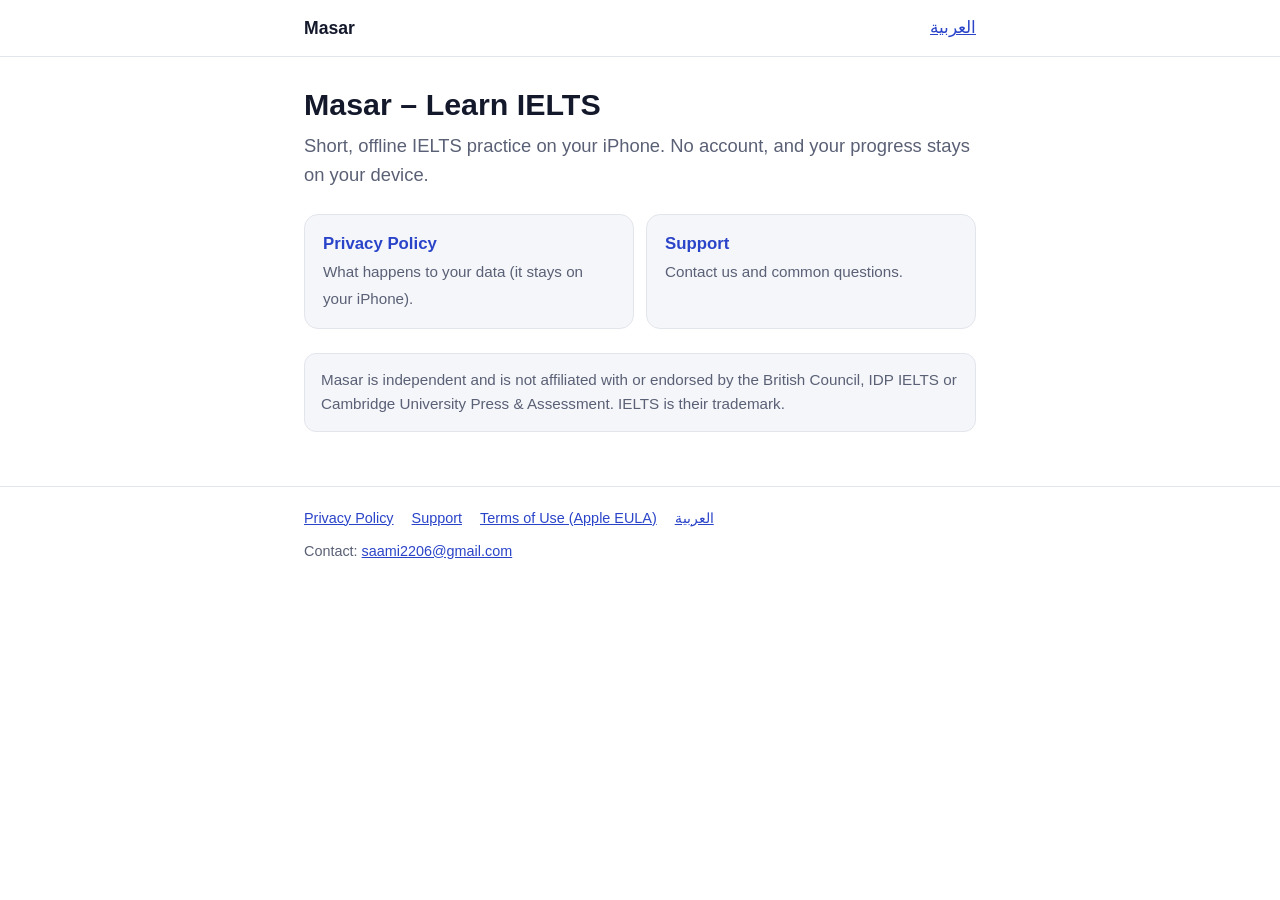
<file: index.html>
<!doctype html>
<html lang="en" dir="ltr">
<head>
<meta charset="utf-8">
<meta name="viewport" content="width=device-width, initial-scale=1">
<title>Masar – Learn IELTS</title>
<meta name="description" content="Masar is an offline-first iPhone app for practising for the IELTS test.">
<link rel="stylesheet" href="style.css">
<link rel="alternate" hreflang="ar" href="ar/">
</head>
<body>
<header class="site"><div class="wrap">
  <a class="brand" href="./">Masar</a>
  <a href="ar/" lang="ar" hreflang="ar">العربية</a>
</div></header>

<main><div class="wrap">
  <h1>Masar – Learn IELTS</h1>
  <p class="lead">Short, offline IELTS practice on your iPhone. No account, and your progress stays on your device.</p>

  <div class="cards">
    <a class="card" href="privacy/"><strong>Privacy Policy</strong><span>What happens to your data (it stays on your iPhone).</span></a>
    <a class="card" href="support/"><strong>Support</strong><span>Contact us and common questions.</span></a>
  </div>

  <p class="note">Masar is independent and is not affiliated with or endorsed by the British Council, IDP IELTS or Cambridge University Press &amp; Assessment. IELTS is their trademark.</p>
</div></main>

<footer class="site"><div class="wrap">
  <nav>
    <a href="privacy/">Privacy Policy</a>
    <a href="support/">Support</a>
    <a href="https://www.apple.com/legal/internet-services/itunes/dev/stdeula/">Terms of Use (Apple EULA)</a>
    <a href="ar/" lang="ar" hreflang="ar">العربية</a>
  </nav>
  <p>Contact: <a class="email" href="mailto:saami2206@gmail.com">saami2206@gmail.com</a></p>
</div></footer>
</body>
</html>
</file>
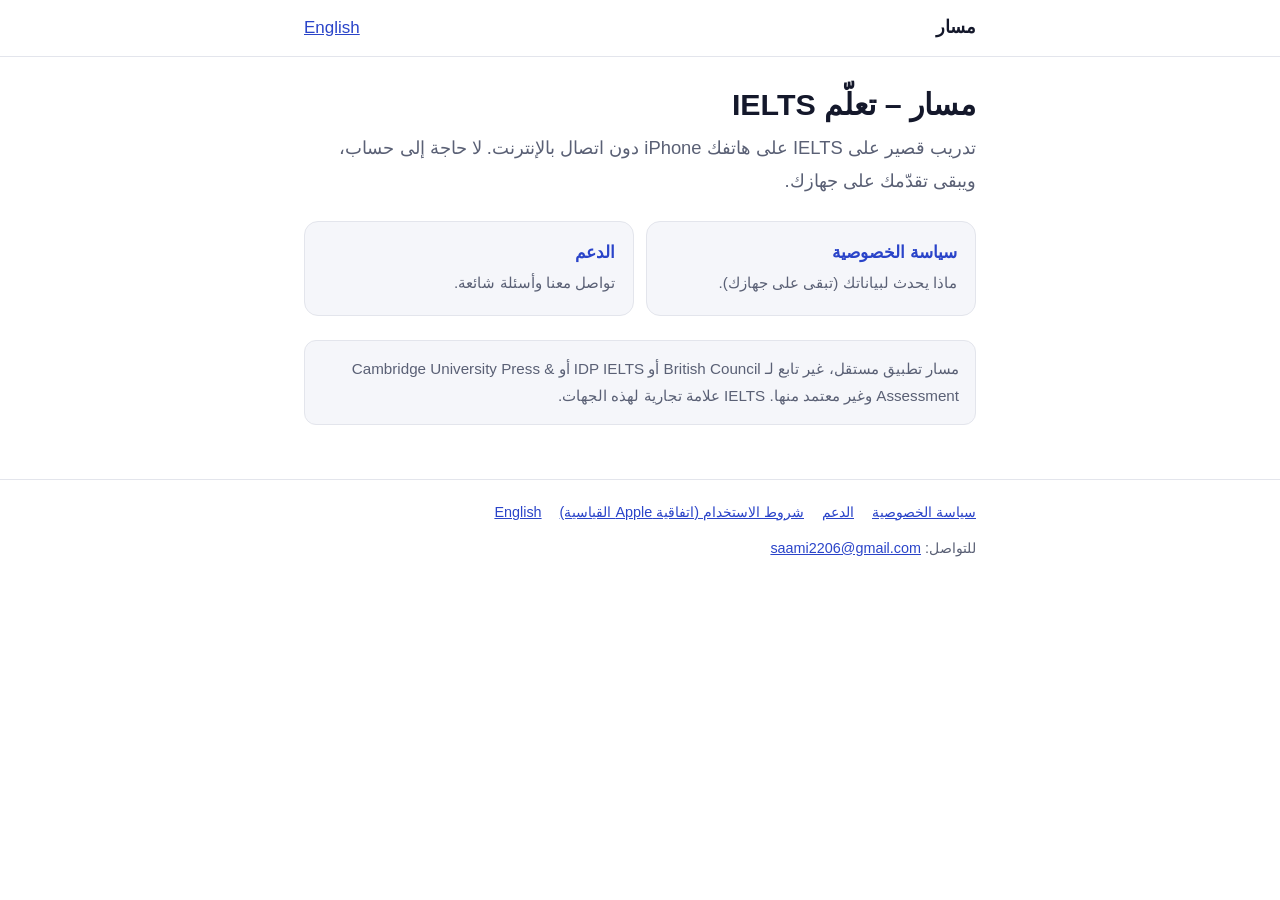
<file: ar/index.html>
<!doctype html>
<html lang="ar" dir="rtl">
<head>
<meta charset="utf-8">
<meta name="viewport" content="width=device-width, initial-scale=1">
<title>مسار – تعلّم IELTS</title>
<meta name="description" content="مسار تطبيق للتدريب على اختبار IELTS على iPhone، ويعمل دون اتصال بالإنترنت.">
<link rel="stylesheet" href="../style.css">
<link rel="alternate" hreflang="en" href="../">
</head>
<body>
<header class="site"><div class="wrap">
  <a class="brand" href="./">مسار</a>
  <a href="../" lang="en" hreflang="en">English</a>
</div></header>

<main><div class="wrap">
  <h1>مسار – تعلّم <bdi>IELTS</bdi></h1>
  <p class="lead">تدريب قصير على <bdi>IELTS</bdi> على هاتفك <bdi>iPhone</bdi> دون اتصال بالإنترنت. لا حاجة إلى حساب، ويبقى تقدّمك على جهازك.</p>

  <div class="cards">
    <a class="card" href="privacy/"><strong>سياسة الخصوصية</strong><span>ماذا يحدث لبياناتك (تبقى على جهازك).</span></a>
    <a class="card" href="support/"><strong>الدعم</strong><span>تواصل معنا وأسئلة شائعة.</span></a>
  </div>

  <p class="note">مسار تطبيق مستقل، غير تابع لـ <bdi>British Council</bdi> أو <bdi>IDP IELTS</bdi> أو <bdi>Cambridge University Press &amp; Assessment</bdi> وغير معتمد منها. <bdi>IELTS</bdi> علامة تجارية لهذه الجهات.</p>
</div></main>

<footer class="site"><div class="wrap">
  <nav>
    <a href="privacy/">سياسة الخصوصية</a>
    <a href="support/">الدعم</a>
    <a href="https://www.apple.com/legal/internet-services/itunes/dev/stdeula/">شروط الاستخدام (اتفاقية Apple القياسية)</a>
    <a href="../" lang="en" hreflang="en">English</a>
  </nav>
  <p>للتواصل: <a class="email" href="mailto:saami2206@gmail.com" dir="ltr">saami2206@gmail.com</a></p>
</div></footer>
</body>
</html>
</file>
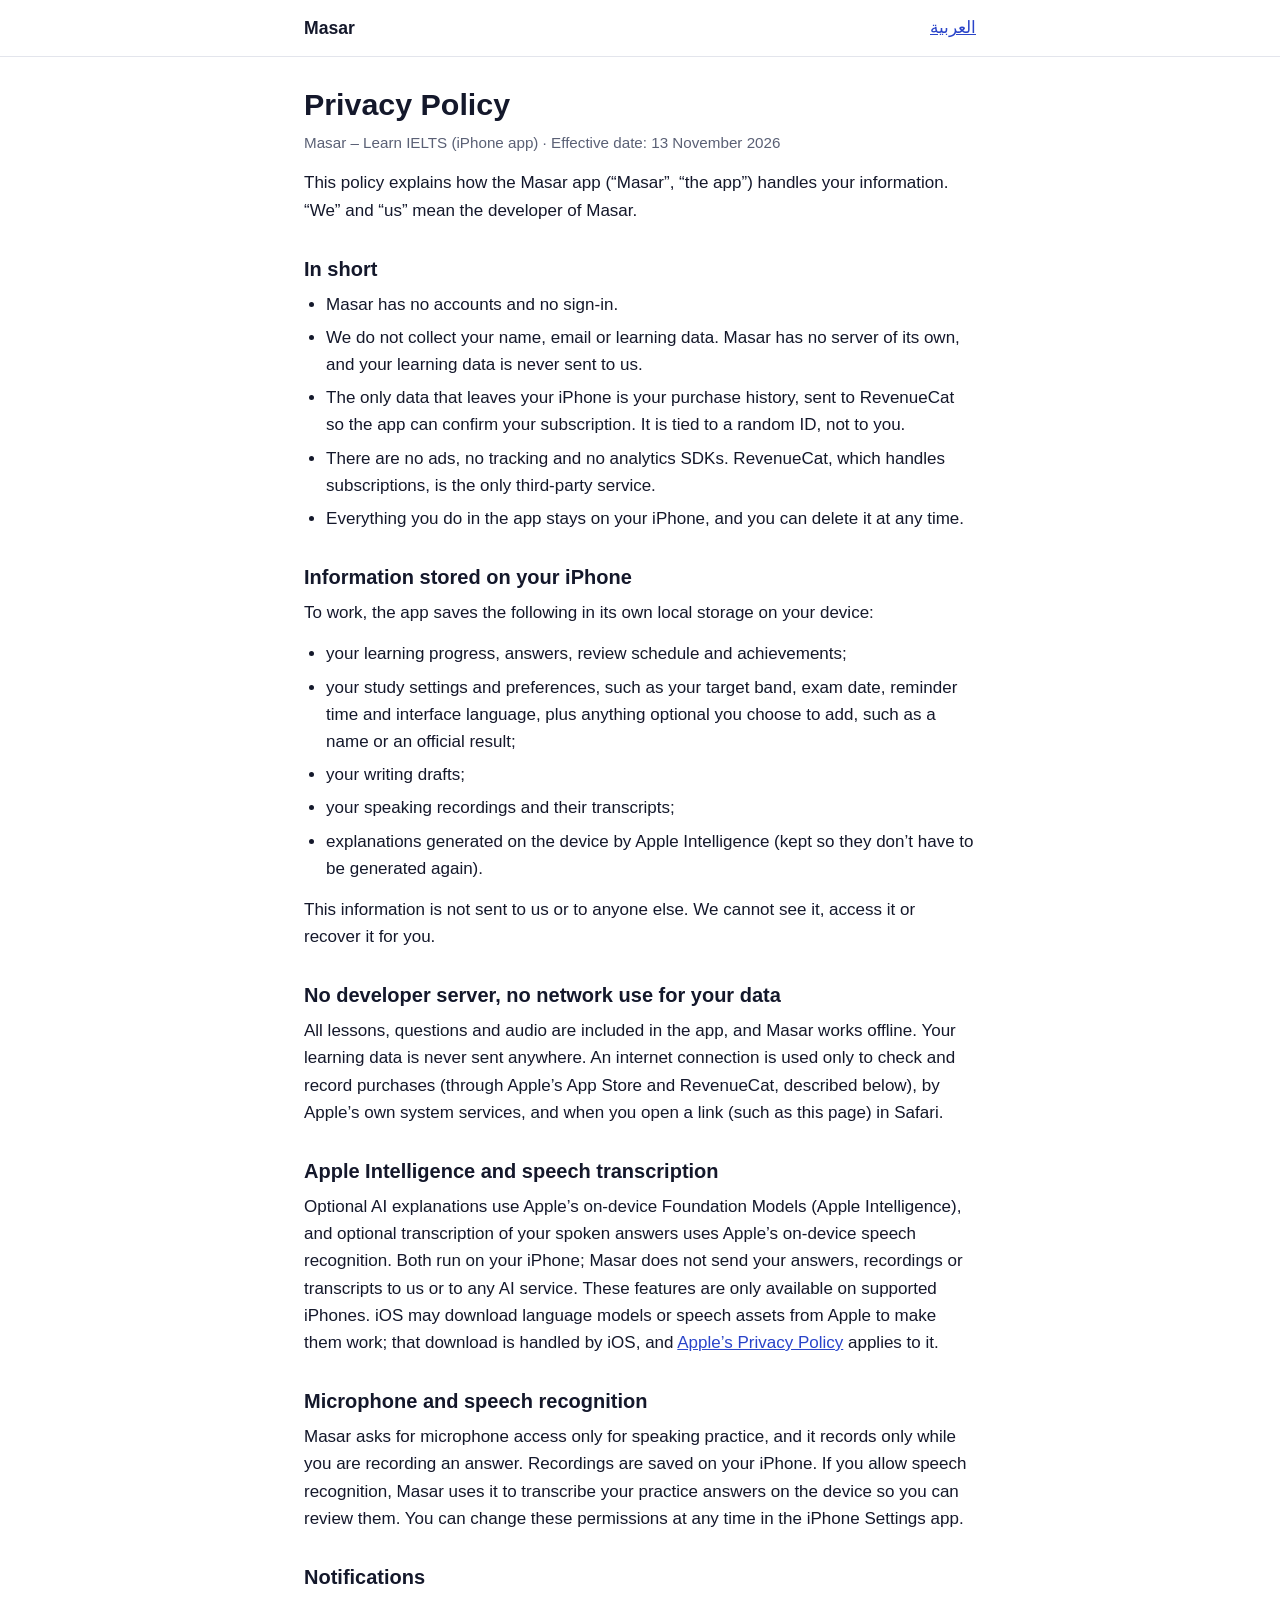
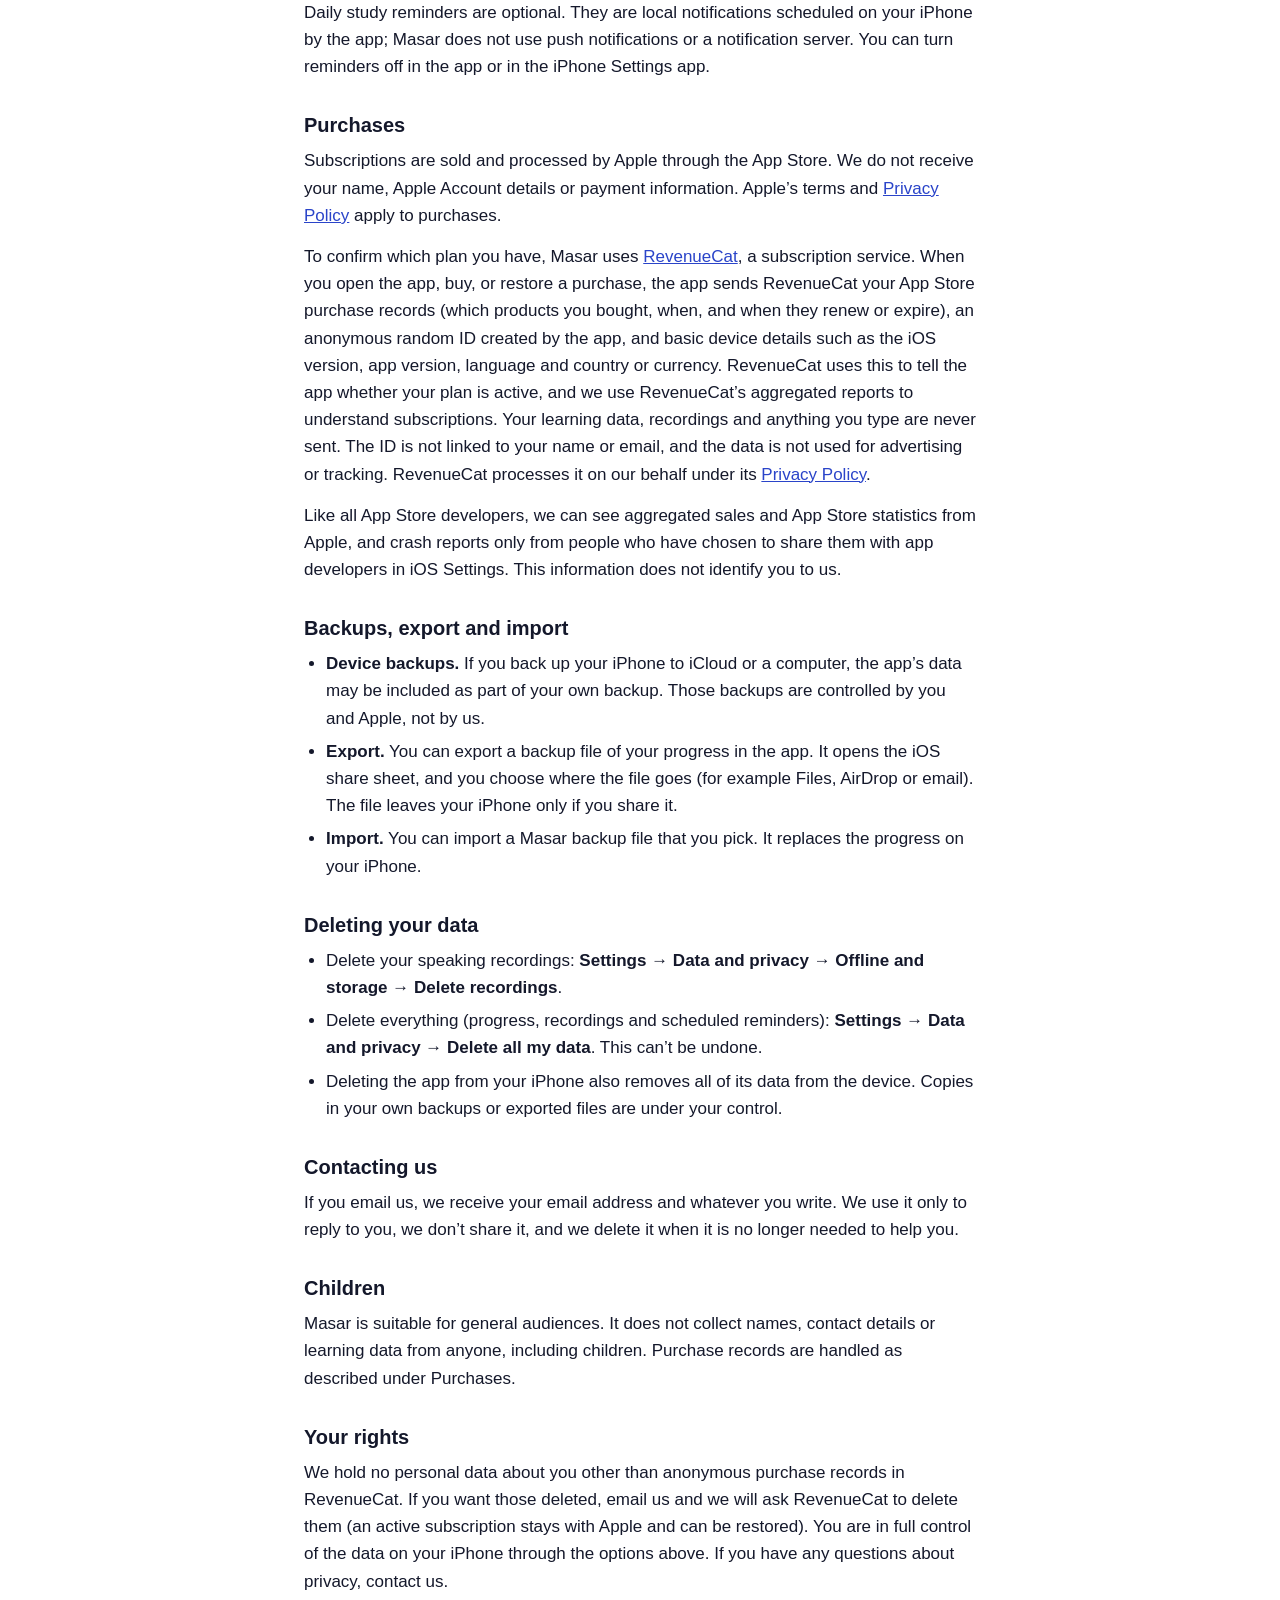
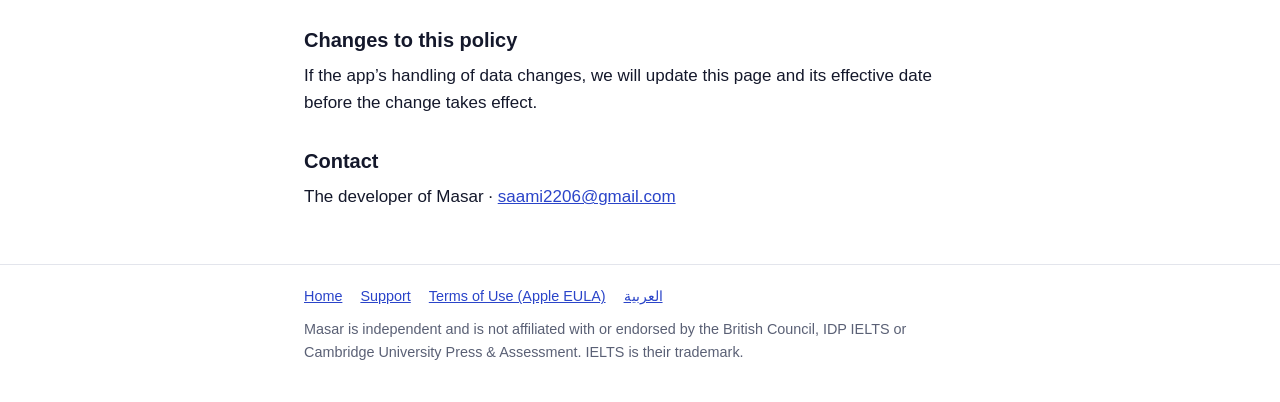
<file: privacy/index.html>
<!doctype html>
<html lang="en" dir="ltr">
<head>
<meta charset="utf-8">
<meta name="viewport" content="width=device-width, initial-scale=1">
<title>Privacy Policy – Masar</title>
<meta name="description" content="Privacy Policy for Masar – Learn IELTS. Masar collects no personal data; your learning data stays on your iPhone.">
<link rel="stylesheet" href="../style.css">
<link rel="alternate" hreflang="ar" href="../ar/privacy/">
</head>
<body>
<header class="site"><div class="wrap">
  <a class="brand" href="../">Masar</a>
  <a href="../ar/privacy/" lang="ar" hreflang="ar">العربية</a>
</div></header>

<main><div class="wrap">
  <h1>Privacy Policy</h1>
  <p class="meta">Masar – Learn IELTS (iPhone app) · Effective date: 13 November 2026</p>

  <p>This policy explains how the Masar app (“Masar”, “the app”) handles your information. “We” and “us” mean the developer of Masar.</p>

  <h2>In short</h2>
  <ul>
    <li>Masar has no accounts and no sign-in.</li>
    <li>We do not collect your name, email or learning data. Masar has no server of its own, and your learning data is never sent to us.</li>
    <li>The only data that leaves your iPhone is your purchase history, sent to RevenueCat so the app can confirm your subscription. It is tied to a random ID, not to you.</li>
    <li>There are no ads, no tracking and no analytics SDKs. RevenueCat, which handles subscriptions, is the only third-party service.</li>
    <li>Everything you do in the app stays on your iPhone, and you can delete it at any time.</li>
  </ul>

  <h2>Information stored on your iPhone</h2>
  <p>To work, the app saves the following in its own local storage on your device:</p>
  <ul>
    <li>your learning progress, answers, review schedule and achievements;</li>
    <li>your study settings and preferences, such as your target band, exam date, reminder time and interface language, plus anything optional you choose to add, such as a name or an official result;</li>
    <li>your writing drafts;</li>
    <li>your speaking recordings and their transcripts;</li>
    <li>explanations generated on the device by Apple Intelligence (kept so they don’t have to be generated again).</li>
  </ul>
  <p>This information is not sent to us or to anyone else. We cannot see it, access it or recover it for you.</p>

  <h2>No developer server, no network use for your data</h2>
  <p>All lessons, questions and audio are included in the app, and Masar works offline. Your learning data is never sent anywhere. An internet connection is used only to check and record purchases (through Apple’s App Store and RevenueCat, described below), by Apple’s own system services, and when you open a link (such as this page) in Safari.</p>

  <h2>Apple Intelligence and speech transcription</h2>
  <p>Optional AI explanations use Apple’s on-device Foundation Models (Apple Intelligence), and optional transcription of your spoken answers uses Apple’s on-device speech recognition. Both run on your iPhone; Masar does not send your answers, recordings or transcripts to us or to any AI service. These features are only available on supported iPhones. iOS may download language models or speech assets from Apple to make them work; that download is handled by iOS, and <a href="https://www.apple.com/legal/privacy/">Apple’s Privacy Policy</a> applies to it.</p>

  <h2>Microphone and speech recognition</h2>
  <p>Masar asks for microphone access only for speaking practice, and it records only while you are recording an answer. Recordings are saved on your iPhone. If you allow speech recognition, Masar uses it to transcribe your practice answers on the device so you can review them. You can change these permissions at any time in the iPhone Settings app.</p>

  <h2>Notifications</h2>
  <p>Daily study reminders are optional. They are local notifications scheduled on your iPhone by the app; Masar does not use push notifications or a notification server. You can turn reminders off in the app or in the iPhone Settings app.</p>

  <h2>Purchases</h2>
  <p>Subscriptions are sold and processed by Apple through the App Store. We do not receive your name, Apple Account details or payment information. Apple’s terms and <a href="https://www.apple.com/legal/privacy/">Privacy Policy</a> apply to purchases.</p>
  <p>To confirm which plan you have, Masar uses <a href="https://www.revenuecat.com/">RevenueCat</a>, a subscription service. When you open the app, buy, or restore a purchase, the app sends RevenueCat your App Store purchase records (which products you bought, when, and when they renew or expire), an anonymous random ID created by the app, and basic device details such as the iOS version, app version, language and country or currency. RevenueCat uses this to tell the app whether your plan is active, and we use RevenueCat’s aggregated reports to understand subscriptions. Your learning data, recordings and anything you type are never sent. The ID is not linked to your name or email, and the data is not used for advertising or tracking. RevenueCat processes it on our behalf under its <a href="https://www.revenuecat.com/privacy/">Privacy Policy</a>.</p>
  <p>Like all App Store developers, we can see aggregated sales and App Store statistics from Apple, and crash reports only from people who have chosen to share them with app developers in iOS Settings. This information does not identify you to us.</p>

  <h2>Backups, export and import</h2>
  <ul>
    <li><strong>Device backups.</strong> If you back up your iPhone to iCloud or a computer, the app’s data may be included as part of your own backup. Those backups are controlled by you and Apple, not by us.</li>
    <li><strong>Export.</strong> You can export a backup file of your progress in the app. It opens the iOS share sheet, and you choose where the file goes (for example Files, AirDrop or email). The file leaves your iPhone only if you share it.</li>
    <li><strong>Import.</strong> You can import a Masar backup file that you pick. It replaces the progress on your iPhone.</li>
  </ul>

  <h2>Deleting your data</h2>
  <ul>
    <li>Delete your speaking recordings: <span class="path">Settings → Data and privacy → Offline and storage → Delete recordings</span>.</li>
    <li>Delete everything (progress, recordings and scheduled reminders): <span class="path">Settings → Data and privacy → Delete all my data</span>. This can’t be undone.</li>
    <li>Deleting the app from your iPhone also removes all of its data from the device. Copies in your own backups or exported files are under your control.</li>
  </ul>

  <h2>Contacting us</h2>
  <p>If you email us, we receive your email address and whatever you write. We use it only to reply to you, we don’t share it, and we delete it when it is no longer needed to help you.</p>

  <h2>Children</h2>
  <p>Masar is suitable for general audiences. It does not collect names, contact details or learning data from anyone, including children. Purchase records are handled as described under Purchases.</p>

  <h2>Your rights</h2>
  <p>We hold no personal data about you other than anonymous purchase records in RevenueCat. If you want those deleted, email us and we will ask RevenueCat to delete them (an active subscription stays with Apple and can be restored). You are in full control of the data on your iPhone through the options above. If you have any questions about privacy, contact us.</p>

  <h2>Changes to this policy</h2>
  <p>If the app’s handling of data changes, we will update this page and its effective date before the change takes effect.</p>

  <h2>Contact</h2>
  <p>The developer of Masar · <a class="email" href="mailto:saami2206@gmail.com">saami2206@gmail.com</a></p>
</div></main>

<footer class="site"><div class="wrap">
  <nav>
    <a href="../">Home</a>
    <a href="../support/">Support</a>
    <a href="https://www.apple.com/legal/internet-services/itunes/dev/stdeula/">Terms of Use (Apple EULA)</a>
    <a href="../ar/privacy/" lang="ar" hreflang="ar">العربية</a>
  </nav>
  <p>Masar is independent and is not affiliated with or endorsed by the British Council, IDP IELTS or Cambridge University Press &amp; Assessment. IELTS is their trademark.</p>
</div></footer>
</body>
</html>
</file>
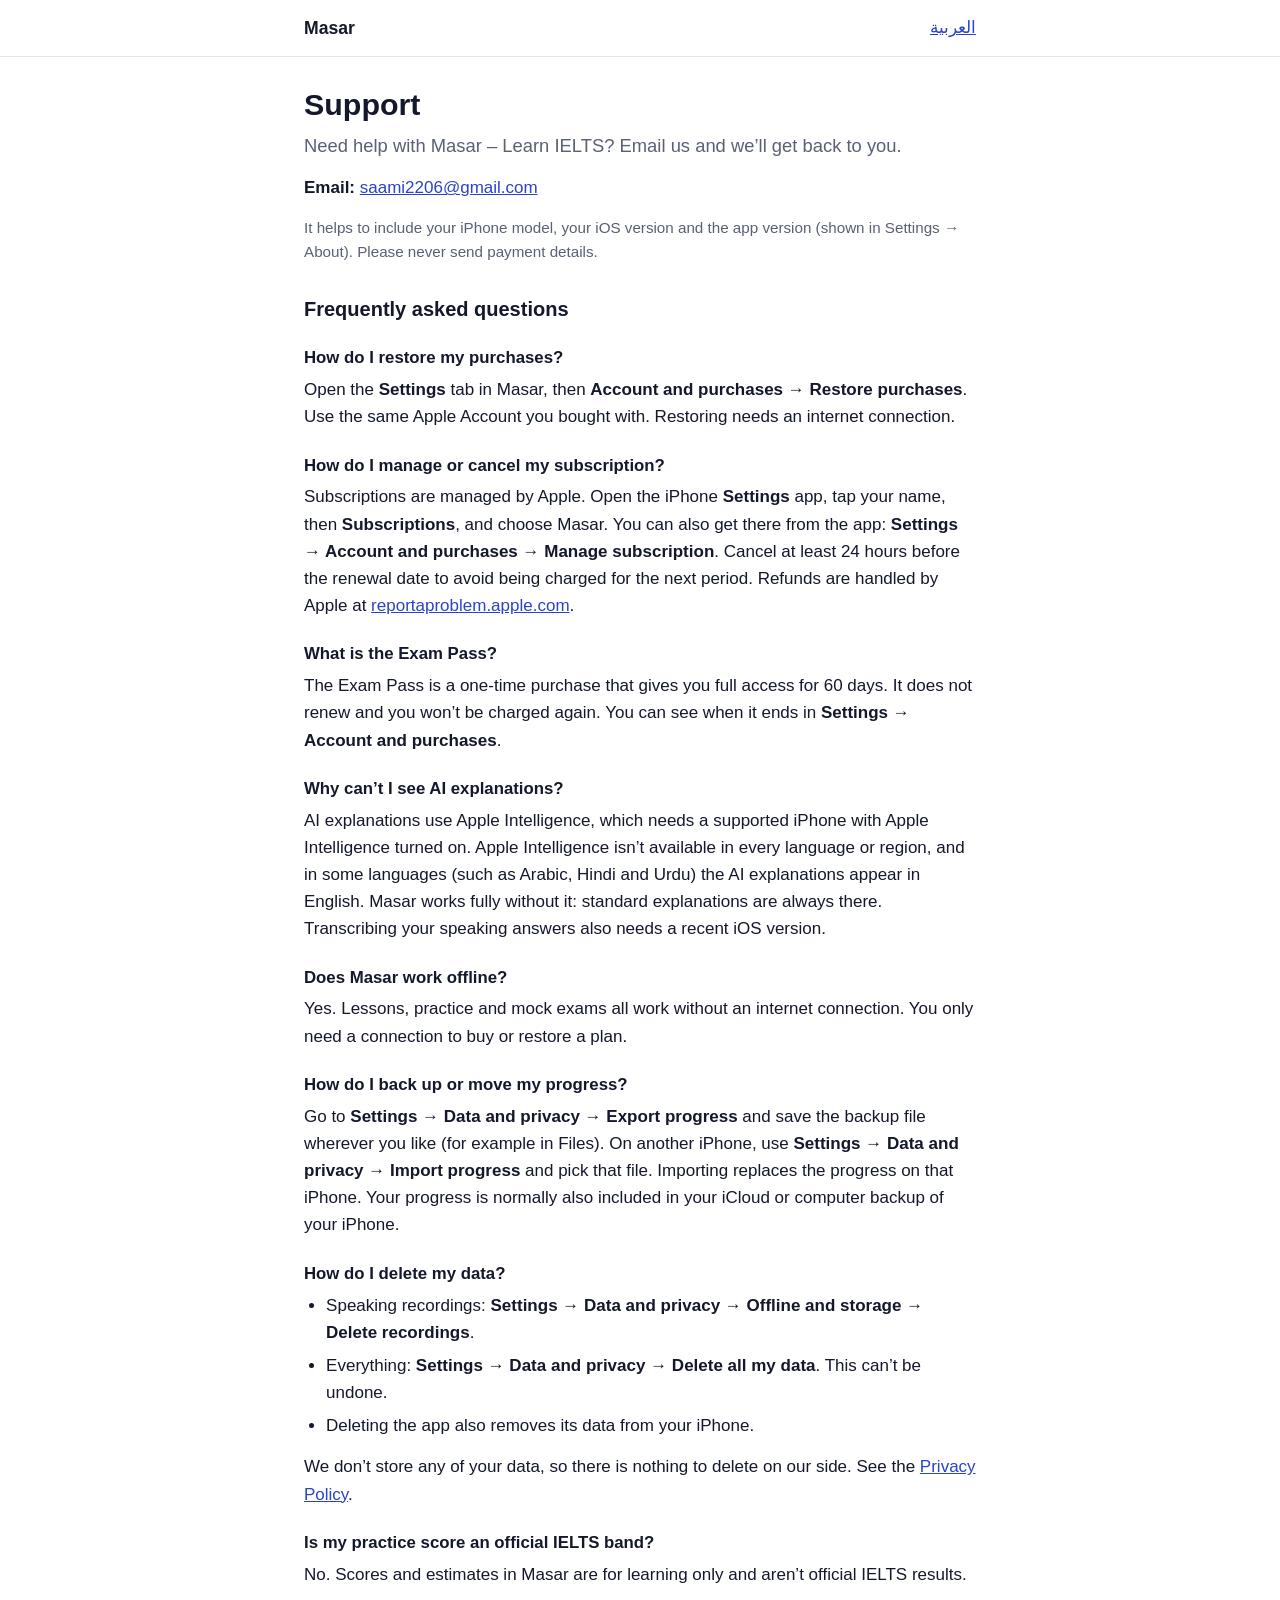
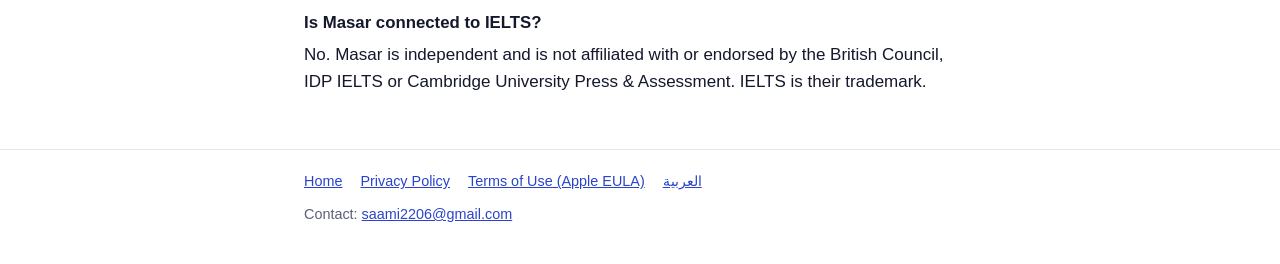
<file: support/index.html>
<!doctype html>
<html lang="en" dir="ltr">
<head>
<meta charset="utf-8">
<meta name="viewport" content="width=device-width, initial-scale=1">
<title>Support – Masar</title>
<meta name="description" content="Get help with Masar – Learn IELTS: contact, purchases, subscriptions, Apple Intelligence, backups and deleting data.">
<link rel="stylesheet" href="../style.css">
<link rel="alternate" hreflang="ar" href="../ar/support/">
</head>
<body>
<header class="site"><div class="wrap">
  <a class="brand" href="../">Masar</a>
  <a href="../ar/support/" lang="ar" hreflang="ar">العربية</a>
</div></header>

<main><div class="wrap">
  <h1>Support</h1>
  <p class="lead">Need help with Masar – Learn IELTS? Email us and we’ll get back to you.</p>
  <p><strong>Email:</strong> <a class="email" href="mailto:saami2206@gmail.com?subject=Masar%20support">saami2206@gmail.com</a></p>
  <p class="meta">It helps to include your iPhone model, your iOS version and the app version (shown in Settings → About). Please never send payment details.</p>

  <h2>Frequently asked questions</h2>

  <h3>How do I restore my purchases?</h3>
  <p>Open the <span class="path">Settings</span> tab in Masar, then <span class="path">Account and purchases → Restore purchases</span>. Use the same Apple Account you bought with. Restoring needs an internet connection.</p>

  <h3>How do I manage or cancel my subscription?</h3>
  <p>Subscriptions are managed by Apple. Open the iPhone <span class="path">Settings</span> app, tap your name, then <span class="path">Subscriptions</span>, and choose Masar. You can also get there from the app: <span class="path">Settings → Account and purchases → Manage subscription</span>. Cancel at least 24 hours before the renewal date to avoid being charged for the next period. Refunds are handled by Apple at <a href="https://reportaproblem.apple.com/">reportaproblem.apple.com</a>.</p>

  <h3>What is the Exam Pass?</h3>
  <p>The Exam Pass is a one-time purchase that gives you full access for 60 days. It does not renew and you won’t be charged again. You can see when it ends in <span class="path">Settings → Account and purchases</span>.</p>

  <h3>Why can’t I see AI explanations?</h3>
  <p>AI explanations use Apple Intelligence, which needs a supported iPhone with Apple Intelligence turned on. Apple Intelligence isn’t available in every language or region, and in some languages (such as Arabic, Hindi and Urdu) the AI explanations appear in English. Masar works fully without it: standard explanations are always there. Transcribing your speaking answers also needs a recent iOS version.</p>

  <h3>Does Masar work offline?</h3>
  <p>Yes. Lessons, practice and mock exams all work without an internet connection. You only need a connection to buy or restore a plan.</p>

  <h3>How do I back up or move my progress?</h3>
  <p>Go to <span class="path">Settings → Data and privacy → Export progress</span> and save the backup file wherever you like (for example in Files). On another iPhone, use <span class="path">Settings → Data and privacy → Import progress</span> and pick that file. Importing replaces the progress on that iPhone. Your progress is normally also included in your iCloud or computer backup of your iPhone.</p>

  <h3>How do I delete my data?</h3>
  <ul>
    <li>Speaking recordings: <span class="path">Settings → Data and privacy → Offline and storage → Delete recordings</span>.</li>
    <li>Everything: <span class="path">Settings → Data and privacy → Delete all my data</span>. This can’t be undone.</li>
    <li>Deleting the app also removes its data from your iPhone.</li>
  </ul>
  <p>We don’t store any of your data, so there is nothing to delete on our side. See the <a href="../privacy/">Privacy Policy</a>.</p>

  <h3>Is my practice score an official IELTS band?</h3>
  <p>No. Scores and estimates in Masar are for learning only and aren’t official IELTS results.</p>

  <h3>Is Masar connected to IELTS?</h3>
  <p>No. Masar is independent and is not affiliated with or endorsed by the British Council, IDP IELTS or Cambridge University Press &amp; Assessment. IELTS is their trademark.</p>
</div></main>

<footer class="site"><div class="wrap">
  <nav>
    <a href="../">Home</a>
    <a href="../privacy/">Privacy Policy</a>
    <a href="https://www.apple.com/legal/internet-services/itunes/dev/stdeula/">Terms of Use (Apple EULA)</a>
    <a href="../ar/support/" lang="ar" hreflang="ar">العربية</a>
  </nav>
  <p>Contact: <a class="email" href="mailto:saami2206@gmail.com">saami2206@gmail.com</a></p>
</div></footer>
</body>
</html>
</file>
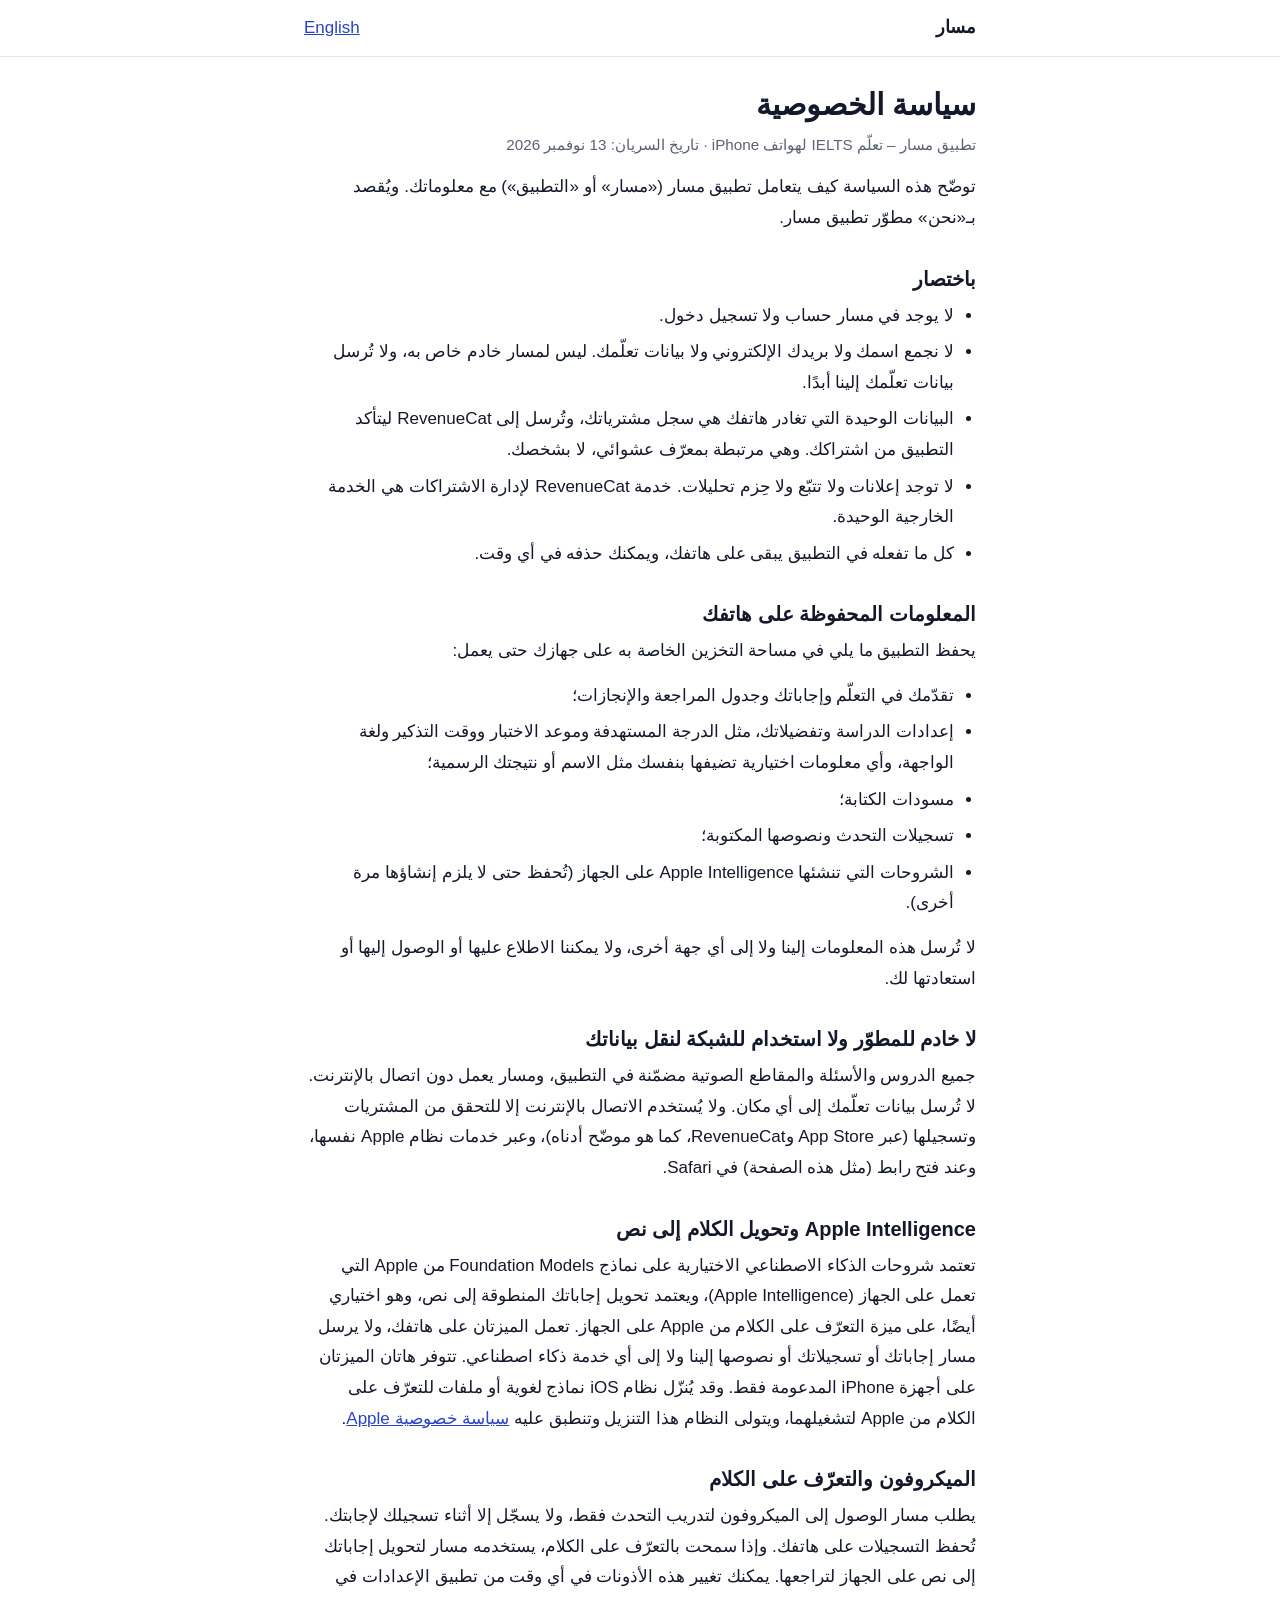
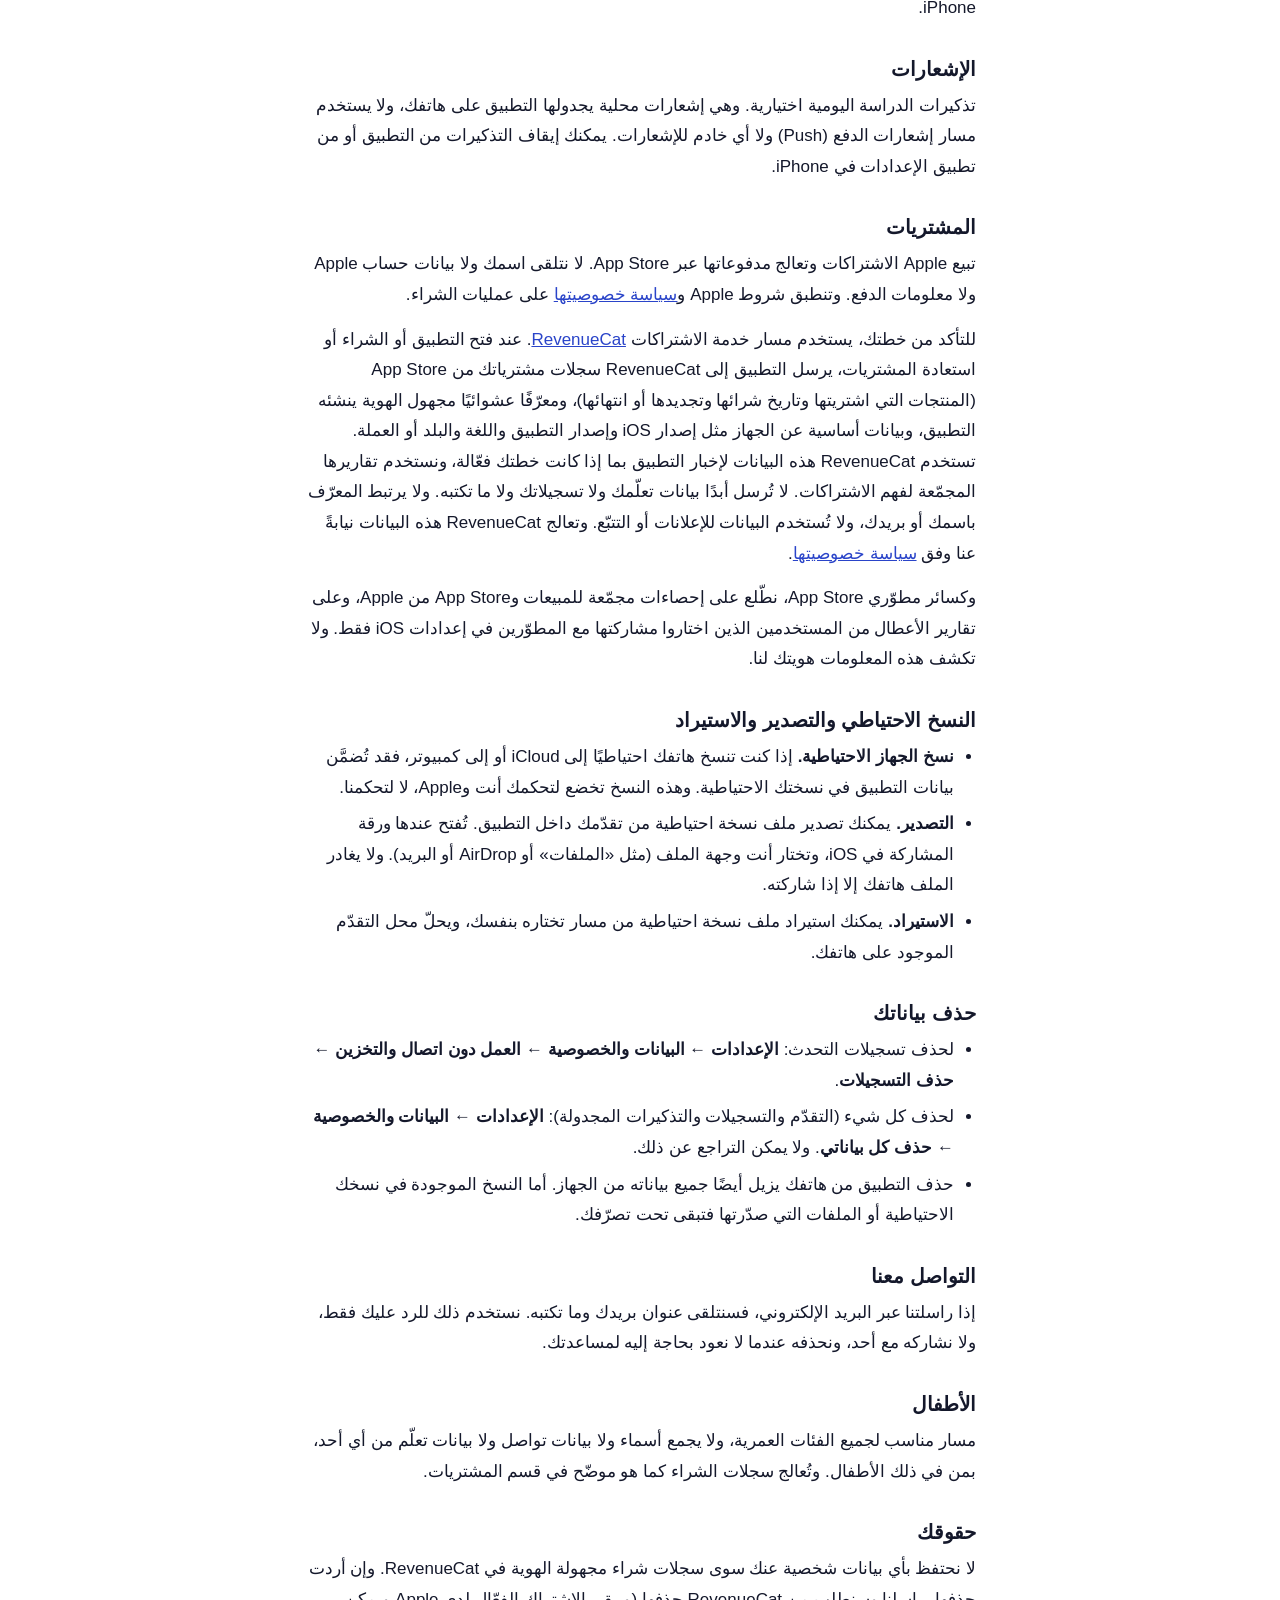
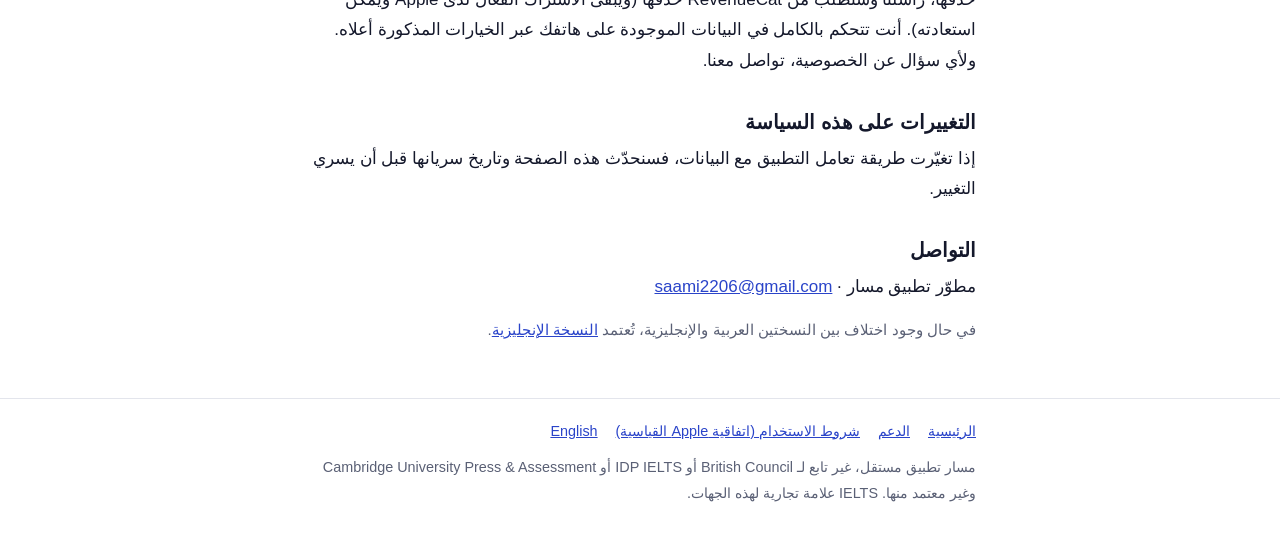
<file: ar/privacy/index.html>
<!doctype html>
<html lang="ar" dir="rtl">
<head>
<meta charset="utf-8">
<meta name="viewport" content="width=device-width, initial-scale=1">
<title>سياسة الخصوصية – مسار</title>
<meta name="description" content="سياسة الخصوصية لتطبيق مسار. لا يجمع التطبيق أي بيانات شخصية، وتبقى بيانات تعلّمك على هاتفك.">
<link rel="stylesheet" href="../../style.css">
<link rel="alternate" hreflang="en" href="../../privacy/">
</head>
<body>
<header class="site"><div class="wrap">
  <a class="brand" href="../">مسار</a>
  <a href="../../privacy/" lang="en" hreflang="en">English</a>
</div></header>

<main><div class="wrap">
  <h1>سياسة الخصوصية</h1>
  <p class="meta">تطبيق مسار – تعلّم <bdi>IELTS</bdi> لهواتف <bdi>iPhone</bdi> · تاريخ السريان: 13 نوفمبر 2026</p>

  <p>توضّح هذه السياسة كيف يتعامل تطبيق مسار («مسار» أو «التطبيق») مع معلوماتك. ويُقصد بـ«نحن» مطوّر تطبيق مسار.</p>

  <h2>باختصار</h2>
  <ul>
    <li>لا يوجد في مسار حساب ولا تسجيل دخول.</li>
    <li>لا نجمع اسمك ولا بريدك الإلكتروني ولا بيانات تعلّمك. ليس لمسار خادم خاص به، ولا تُرسل بيانات تعلّمك إلينا أبدًا.</li>
    <li>البيانات الوحيدة التي تغادر هاتفك هي سجل مشترياتك، وتُرسل إلى <bdi>RevenueCat</bdi> ليتأكد التطبيق من اشتراكك. وهي مرتبطة بمعرّف عشوائي، لا بشخصك.</li>
    <li>لا توجد إعلانات ولا تتبّع ولا حِزم تحليلات. خدمة <bdi>RevenueCat</bdi> لإدارة الاشتراكات هي الخدمة الخارجية الوحيدة.</li>
    <li>كل ما تفعله في التطبيق يبقى على هاتفك، ويمكنك حذفه في أي وقت.</li>
  </ul>

  <h2>المعلومات المحفوظة على هاتفك</h2>
  <p>يحفظ التطبيق ما يلي في مساحة التخزين الخاصة به على جهازك حتى يعمل:</p>
  <ul>
    <li>تقدّمك في التعلّم وإجاباتك وجدول المراجعة والإنجازات؛</li>
    <li>إعدادات الدراسة وتفضيلاتك، مثل الدرجة المستهدفة وموعد الاختبار ووقت التذكير ولغة الواجهة، وأي معلومات اختيارية تضيفها بنفسك مثل الاسم أو نتيجتك الرسمية؛</li>
    <li>مسودات الكتابة؛</li>
    <li>تسجيلات التحدث ونصوصها المكتوبة؛</li>
    <li>الشروحات التي تنشئها <bdi>Apple Intelligence</bdi> على الجهاز (تُحفظ حتى لا يلزم إنشاؤها مرة أخرى).</li>
  </ul>
  <p>لا تُرسل هذه المعلومات إلينا ولا إلى أي جهة أخرى، ولا يمكننا الاطلاع عليها أو الوصول إليها أو استعادتها لك.</p>

  <h2>لا خادم للمطوّر ولا استخدام للشبكة لنقل بياناتك</h2>
  <p>جميع الدروس والأسئلة والمقاطع الصوتية مضمّنة في التطبيق، ومسار يعمل دون اتصال بالإنترنت. لا تُرسل بيانات تعلّمك إلى أي مكان. ولا يُستخدم الاتصال بالإنترنت إلا للتحقق من المشتريات وتسجيلها (عبر <bdi>App Store</bdi> و<bdi>RevenueCat</bdi>، كما هو موضّح أدناه)، وعبر خدمات نظام Apple نفسها، وعند فتح رابط (مثل هذه الصفحة) في <bdi>Safari</bdi>.</p>

  <h2><bdi>Apple Intelligence</bdi> وتحويل الكلام إلى نص</h2>
  <p>تعتمد شروحات الذكاء الاصطناعي الاختيارية على نماذج <bdi>Foundation Models</bdi> من Apple التي تعمل على الجهاز (<bdi>Apple Intelligence</bdi>)، ويعتمد تحويل إجاباتك المنطوقة إلى نص، وهو اختياري أيضًا، على ميزة التعرّف على الكلام من Apple على الجهاز. تعمل الميزتان على هاتفك، ولا يرسل مسار إجاباتك أو تسجيلاتك أو نصوصها إلينا ولا إلى أي خدمة ذكاء اصطناعي. تتوفر هاتان الميزتان على أجهزة <bdi>iPhone</bdi> المدعومة فقط. وقد يُنزّل نظام <bdi>iOS</bdi> نماذج لغوية أو ملفات للتعرّف على الكلام من Apple لتشغيلهما، ويتولى النظام هذا التنزيل وتنطبق عليه <a href="https://www.apple.com/legal/privacy/">سياسة خصوصية Apple</a>.</p>

  <h2>الميكروفون والتعرّف على الكلام</h2>
  <p>يطلب مسار الوصول إلى الميكروفون لتدريب التحدث فقط، ولا يسجّل إلا أثناء تسجيلك لإجابتك. تُحفظ التسجيلات على هاتفك. وإذا سمحت بالتعرّف على الكلام، يستخدمه مسار لتحويل إجاباتك إلى نص على الجهاز لتراجعها. يمكنك تغيير هذه الأذونات في أي وقت من تطبيق الإعدادات في <bdi>iPhone</bdi>.</p>

  <h2>الإشعارات</h2>
  <p>تذكيرات الدراسة اليومية اختيارية. وهي إشعارات محلية يجدولها التطبيق على هاتفك، ولا يستخدم مسار إشعارات الدفع (<bdi>Push</bdi>) ولا أي خادم للإشعارات. يمكنك إيقاف التذكيرات من التطبيق أو من تطبيق الإعدادات في <bdi>iPhone</bdi>.</p>

  <h2>المشتريات</h2>
  <p>تبيع Apple الاشتراكات وتعالج مدفوعاتها عبر <bdi>App Store</bdi>. لا نتلقى اسمك ولا بيانات حساب Apple ولا معلومات الدفع. وتنطبق شروط Apple و<a href="https://www.apple.com/legal/privacy/">سياسة خصوصيتها</a> على عمليات الشراء.</p>
  <p>للتأكد من خطتك، يستخدم مسار خدمة الاشتراكات <a href="https://www.revenuecat.com/"><bdi>RevenueCat</bdi></a>. عند فتح التطبيق أو الشراء أو استعادة المشتريات، يرسل التطبيق إلى <bdi>RevenueCat</bdi> سجلات مشترياتك من <bdi>App Store</bdi> (المنتجات التي اشتريتها وتاريخ شرائها وتجديدها أو انتهائها)، ومعرّفًا عشوائيًا مجهول الهوية ينشئه التطبيق، وبيانات أساسية عن الجهاز مثل إصدار <bdi>iOS</bdi> وإصدار التطبيق واللغة والبلد أو العملة. تستخدم <bdi>RevenueCat</bdi> هذه البيانات لإخبار التطبيق بما إذا كانت خطتك فعّالة، ونستخدم تقاريرها المجمّعة لفهم الاشتراكات. لا تُرسل أبدًا بيانات تعلّمك ولا تسجيلاتك ولا ما تكتبه. ولا يرتبط المعرّف باسمك أو بريدك، ولا تُستخدم البيانات للإعلانات أو التتبّع. وتعالج <bdi>RevenueCat</bdi> هذه البيانات نيابةً عنا وفق <a href="https://www.revenuecat.com/privacy/">سياسة خصوصيتها</a>.</p>
  <p>وكسائر مطوّري <bdi>App Store</bdi>، نطّلع على إحصاءات مجمّعة للمبيعات و<bdi>App Store</bdi> من Apple، وعلى تقارير الأعطال من المستخدمين الذين اختاروا مشاركتها مع المطوّرين في إعدادات <bdi>iOS</bdi> فقط. ولا تكشف هذه المعلومات هويتك لنا.</p>

  <h2>النسخ الاحتياطي والتصدير والاستيراد</h2>
  <ul>
    <li><strong>نسخ الجهاز الاحتياطية.</strong> إذا كنت تنسخ هاتفك احتياطيًا إلى <bdi>iCloud</bdi> أو إلى كمبيوتر، فقد تُضمَّن بيانات التطبيق في نسختك الاحتياطية. وهذه النسخ تخضع لتحكمك أنت وApple، لا لتحكمنا.</li>
    <li><strong>التصدير.</strong> يمكنك تصدير ملف نسخة احتياطية من تقدّمك داخل التطبيق. تُفتح عندها ورقة المشاركة في <bdi>iOS</bdi>، وتختار أنت وجهة الملف (مثل «الملفات» أو <bdi>AirDrop</bdi> أو البريد). ولا يغادر الملف هاتفك إلا إذا شاركته.</li>
    <li><strong>الاستيراد.</strong> يمكنك استيراد ملف نسخة احتياطية من مسار تختاره بنفسك، ويحلّ محل التقدّم الموجود على هاتفك.</li>
  </ul>

  <h2>حذف بياناتك</h2>
  <ul>
    <li>لحذف تسجيلات التحدث: <span class="path">الإعدادات ← البيانات والخصوصية ← العمل دون اتصال والتخزين ← حذف التسجيلات</span>.</li>
    <li>لحذف كل شيء (التقدّم والتسجيلات والتذكيرات المجدولة): <span class="path">الإعدادات ← البيانات والخصوصية ← حذف كل بياناتي</span>. ولا يمكن التراجع عن ذلك.</li>
    <li>حذف التطبيق من هاتفك يزيل أيضًا جميع بياناته من الجهاز. أما النسخ الموجودة في نسخك الاحتياطية أو الملفات التي صدّرتها فتبقى تحت تصرّفك.</li>
  </ul>

  <h2>التواصل معنا</h2>
  <p>إذا راسلتنا عبر البريد الإلكتروني، فسنتلقى عنوان بريدك وما تكتبه. نستخدم ذلك للرد عليك فقط، ولا نشاركه مع أحد، ونحذفه عندما لا نعود بحاجة إليه لمساعدتك.</p>

  <h2>الأطفال</h2>
  <p>مسار مناسب لجميع الفئات العمرية، ولا يجمع أسماء ولا بيانات تواصل ولا بيانات تعلّم من أي أحد، بمن في ذلك الأطفال. وتُعالج سجلات الشراء كما هو موضّح في قسم المشتريات.</p>

  <h2>حقوقك</h2>
  <p>لا نحتفظ بأي بيانات شخصية عنك سوى سجلات شراء مجهولة الهوية في <bdi>RevenueCat</bdi>. وإن أردت حذفها، راسلنا وسنطلب من <bdi>RevenueCat</bdi> حذفها (ويبقى الاشتراك الفعّال لدى Apple ويمكن استعادته). أنت تتحكم بالكامل في البيانات الموجودة على هاتفك عبر الخيارات المذكورة أعلاه. ولأي سؤال عن الخصوصية، تواصل معنا.</p>

  <h2>التغييرات على هذه السياسة</h2>
  <p>إذا تغيّرت طريقة تعامل التطبيق مع البيانات، فسنحدّث هذه الصفحة وتاريخ سريانها قبل أن يسري التغيير.</p>

  <h2>التواصل</h2>
  <p>مطوّر تطبيق مسار · <a class="email" href="mailto:saami2206@gmail.com" dir="ltr">saami2206@gmail.com</a></p>

  <p class="meta">في حال وجود اختلاف بين النسختين العربية والإنجليزية، تُعتمد <a href="../../privacy/">النسخة الإنجليزية</a>.</p>
</div></main>

<footer class="site"><div class="wrap">
  <nav>
    <a href="../">الرئيسية</a>
    <a href="../support/">الدعم</a>
    <a href="https://www.apple.com/legal/internet-services/itunes/dev/stdeula/">شروط الاستخدام (اتفاقية Apple القياسية)</a>
    <a href="../../privacy/" lang="en" hreflang="en">English</a>
  </nav>
  <p>مسار تطبيق مستقل، غير تابع لـ <bdi>British Council</bdi> أو <bdi>IDP IELTS</bdi> أو <bdi>Cambridge University Press &amp; Assessment</bdi> وغير معتمد منها. <bdi>IELTS</bdi> علامة تجارية لهذه الجهات.</p>
</div></footer>
</body>
</html>
</file>
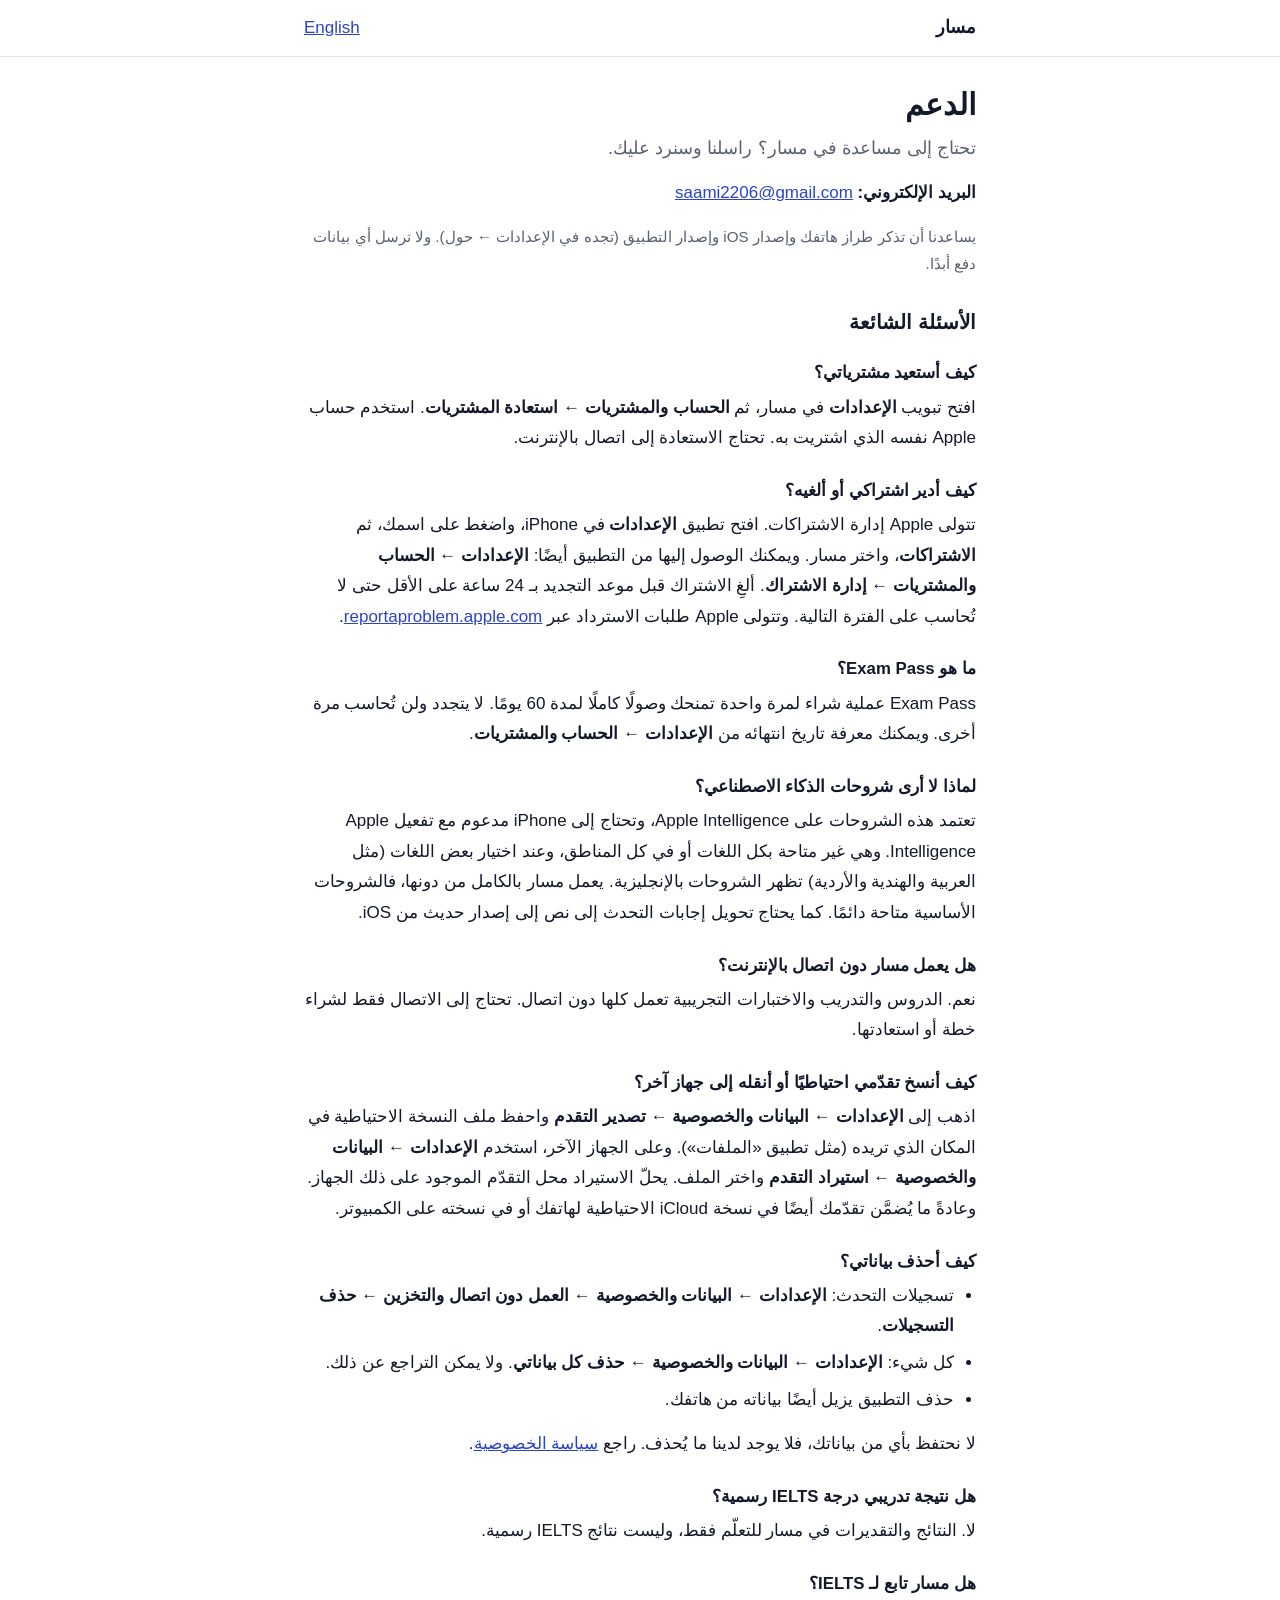
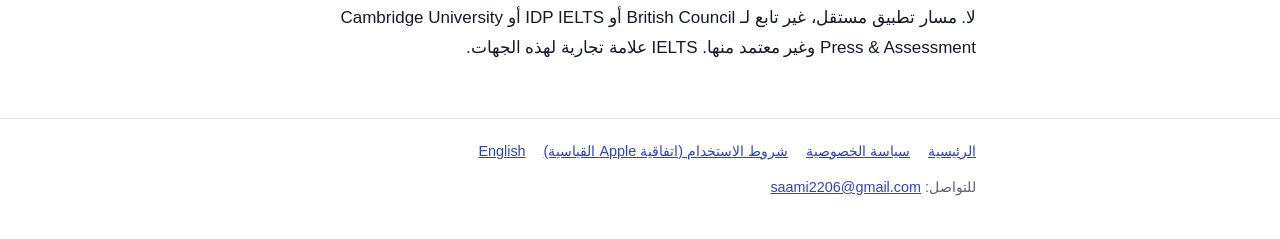
<file: ar/support/index.html>
<!doctype html>
<html lang="ar" dir="rtl">
<head>
<meta charset="utf-8">
<meta name="viewport" content="width=device-width, initial-scale=1">
<title>الدعم – مسار</title>
<meta name="description" content="المساعدة في تطبيق مسار: التواصل، والمشتريات، والاشتراكات، وApple Intelligence، والنسخ الاحتياطي، وحذف البيانات.">
<link rel="stylesheet" href="../../style.css">
<link rel="alternate" hreflang="en" href="../../support/">
</head>
<body>
<header class="site"><div class="wrap">
  <a class="brand" href="../">مسار</a>
  <a href="../../support/" lang="en" hreflang="en">English</a>
</div></header>

<main><div class="wrap">
  <h1>الدعم</h1>
  <p class="lead">تحتاج إلى مساعدة في مسار؟ راسلنا وسنرد عليك.</p>
  <p><strong>البريد الإلكتروني:</strong> <a class="email" href="mailto:saami2206@gmail.com?subject=Masar%20support" dir="ltr">saami2206@gmail.com</a></p>
  <p class="meta">يساعدنا أن تذكر طراز هاتفك وإصدار <bdi>iOS</bdi> وإصدار التطبيق (تجده في الإعدادات ← حول). ولا ترسل أي بيانات دفع أبدًا.</p>

  <h2>الأسئلة الشائعة</h2>

  <h3>كيف أستعيد مشترياتي؟</h3>
  <p>افتح تبويب <span class="path">الإعدادات</span> في مسار، ثم <span class="path">الحساب والمشتريات ← استعادة المشتريات</span>. استخدم حساب Apple نفسه الذي اشتريت به. تحتاج الاستعادة إلى اتصال بالإنترنت.</p>

  <h3>كيف أدير اشتراكي أو ألغيه؟</h3>
  <p>تتولى Apple إدارة الاشتراكات. افتح تطبيق <span class="path">الإعدادات</span> في <bdi>iPhone</bdi>، واضغط على اسمك، ثم <span class="path">الاشتراكات</span>، واختر مسار. ويمكنك الوصول إليها من التطبيق أيضًا: <span class="path">الإعدادات ← الحساب والمشتريات ← إدارة الاشتراك</span>. ألغِ الاشتراك قبل موعد التجديد بـ 24 ساعة على الأقل حتى لا تُحاسب على الفترة التالية. وتتولى Apple طلبات الاسترداد عبر <a href="https://reportaproblem.apple.com/" dir="ltr">reportaproblem.apple.com</a>.</p>

  <h3>ما هو <bdi>Exam Pass</bdi>؟</h3>
  <p><bdi>Exam Pass</bdi> عملية شراء لمرة واحدة تمنحك وصولًا كاملًا لمدة 60 يومًا. لا يتجدد ولن تُحاسب مرة أخرى. ويمكنك معرفة تاريخ انتهائه من <span class="path">الإعدادات ← الحساب والمشتريات</span>.</p>

  <h3>لماذا لا أرى شروحات الذكاء الاصطناعي؟</h3>
  <p>تعتمد هذه الشروحات على <bdi>Apple Intelligence</bdi>، وتحتاج إلى <bdi>iPhone</bdi> مدعوم مع تفعيل <bdi>Apple Intelligence</bdi>. وهي غير متاحة بكل اللغات أو في كل المناطق، وعند اختيار بعض اللغات (مثل العربية والهندية والأردية) تظهر الشروحات بالإنجليزية. يعمل مسار بالكامل من دونها، فالشروحات الأساسية متاحة دائمًا. كما يحتاج تحويل إجابات التحدث إلى نص إلى إصدار حديث من <bdi>iOS</bdi>.</p>

  <h3>هل يعمل مسار دون اتصال بالإنترنت؟</h3>
  <p>نعم. الدروس والتدريب والاختبارات التجريبية تعمل كلها دون اتصال. تحتاج إلى الاتصال فقط لشراء خطة أو استعادتها.</p>

  <h3>كيف أنسخ تقدّمي احتياطيًا أو أنقله إلى جهاز آخر؟</h3>
  <p>اذهب إلى <span class="path">الإعدادات ← البيانات والخصوصية ← تصدير التقدم</span> واحفظ ملف النسخة الاحتياطية في المكان الذي تريده (مثل تطبيق «الملفات»). وعلى الجهاز الآخر، استخدم <span class="path">الإعدادات ← البيانات والخصوصية ← استيراد التقدم</span> واختر الملف. يحلّ الاستيراد محل التقدّم الموجود على ذلك الجهاز. وعادةً ما يُضمَّن تقدّمك أيضًا في نسخة <bdi>iCloud</bdi> الاحتياطية لهاتفك أو في نسخته على الكمبيوتر.</p>

  <h3>كيف أحذف بياناتي؟</h3>
  <ul>
    <li>تسجيلات التحدث: <span class="path">الإعدادات ← البيانات والخصوصية ← العمل دون اتصال والتخزين ← حذف التسجيلات</span>.</li>
    <li>كل شيء: <span class="path">الإعدادات ← البيانات والخصوصية ← حذف كل بياناتي</span>. ولا يمكن التراجع عن ذلك.</li>
    <li>حذف التطبيق يزيل أيضًا بياناته من هاتفك.</li>
  </ul>
  <p>لا نحتفظ بأي من بياناتك، فلا يوجد لدينا ما يُحذف. راجع <a href="../privacy/">سياسة الخصوصية</a>.</p>

  <h3>هل نتيجة تدريبي درجة <bdi>IELTS</bdi> رسمية؟</h3>
  <p>لا. النتائج والتقديرات في مسار للتعلّم فقط، وليست نتائج <bdi>IELTS</bdi> رسمية.</p>

  <h3>هل مسار تابع لـ <bdi>IELTS</bdi>؟</h3>
  <p>لا. مسار تطبيق مستقل، غير تابع لـ <bdi>British Council</bdi> أو <bdi>IDP IELTS</bdi> أو <bdi>Cambridge University Press &amp; Assessment</bdi> وغير معتمد منها. <bdi>IELTS</bdi> علامة تجارية لهذه الجهات.</p>
</div></main>

<footer class="site"><div class="wrap">
  <nav>
    <a href="../">الرئيسية</a>
    <a href="../privacy/">سياسة الخصوصية</a>
    <a href="https://www.apple.com/legal/internet-services/itunes/dev/stdeula/">شروط الاستخدام (اتفاقية Apple القياسية)</a>
    <a href="../../support/" lang="en" hreflang="en">English</a>
  </nav>
  <p>للتواصل: <a class="email" href="mailto:saami2206@gmail.com" dir="ltr">saami2206@gmail.com</a></p>
</div></footer>
</body>
</html>
</file>
<file: style.css>
:root {
  color-scheme: light dark;
  --bg: #ffffff;
  --text: #14182b;
  --muted: #5a6075;
  --line: #e3e5ec;
  --accent: #2a44c9;
  --card: #f5f6fa;
}

@media (prefers-color-scheme: dark) {
  :root {
    --bg: #070f2b;
    --text: #eef0f7;
    --muted: #a7adc2;
    --line: #22294a;
    --accent: #8ea2ff;
    --card: #0f1838;
  }
}

* { box-sizing: border-box; }

html { -webkit-text-size-adjust: 100%; }

body {
  margin: 0;
  background: var(--bg);
  color: var(--text);
  font: 17px/1.6 -apple-system, BlinkMacSystemFont, "SF Pro Text", "Segoe UI", Roboto, "Helvetica Neue", Arial, sans-serif;
}

:lang(ar) body, body:lang(ar) {
  font-family: -apple-system, "SF Arabic", "Geeza Pro", "Noto Sans Arabic", Tahoma, Arial, sans-serif;
  line-height: 1.8;
}

.wrap {
  max-width: 44rem;
  margin: 0 auto;
  padding: 0 16px;
}

header.site {
  border-bottom: 1px solid var(--line);
}

header.site .wrap {
  display: flex;
  align-items: center;
  justify-content: space-between;
  gap: 12px;
  min-height: 56px;
}

.brand {
  font-weight: 700;
  font-size: 1.1rem;
  color: var(--text);
  text-decoration: none;
}

a { color: var(--accent); }
a:hover { text-decoration-thickness: 2px; }

main { padding: 28px 0 40px; }

h1 { font-size: 1.9rem; line-height: 1.25; margin: 0 0 8px; }
h2 { font-size: 1.25rem; line-height: 1.35; margin: 32px 0 8px; }
h3 { font-size: 1.05rem; margin: 22px 0 4px; }

p, ul { margin: 0 0 14px; }
ul { padding-inline-start: 1.3em; }
li { margin-bottom: 6px; }

.lead { font-size: 1.15rem; color: var(--muted); }
.meta { color: var(--muted); font-size: 0.95rem; }

.cards {
  display: grid;
  gap: 12px;
  margin: 24px 0;
}

@media (min-width: 560px) {
  .cards { grid-template-columns: 1fr 1fr; }
}

.card {
  display: block;
  padding: 16px 18px;
  border: 1px solid var(--line);
  border-radius: 14px;
  background: var(--card);
  color: var(--text);
  text-decoration: none;
}

.card strong { display: block; color: var(--accent); font-size: 1.05rem; }
.card span { color: var(--muted); font-size: 0.95rem; }

.note {
  padding: 14px 16px;
  border-radius: 12px;
  background: var(--card);
  border: 1px solid var(--line);
  color: var(--muted);
  font-size: 0.95rem;
}

.path { font-weight: 600; }

bdi, .ltr { unicode-bidi: isolate; }

footer.site {
  border-top: 1px solid var(--line);
  padding: 20px 0 32px;
  color: var(--muted);
  font-size: 0.9rem;
}

footer.site nav {
  display: flex;
  flex-wrap: wrap;
  gap: 8px 18px;
  margin-bottom: 10px;
}

footer.site p { margin: 0 0 6px; }

a, .email { overflow-wrap: anywhere; }
</file>
